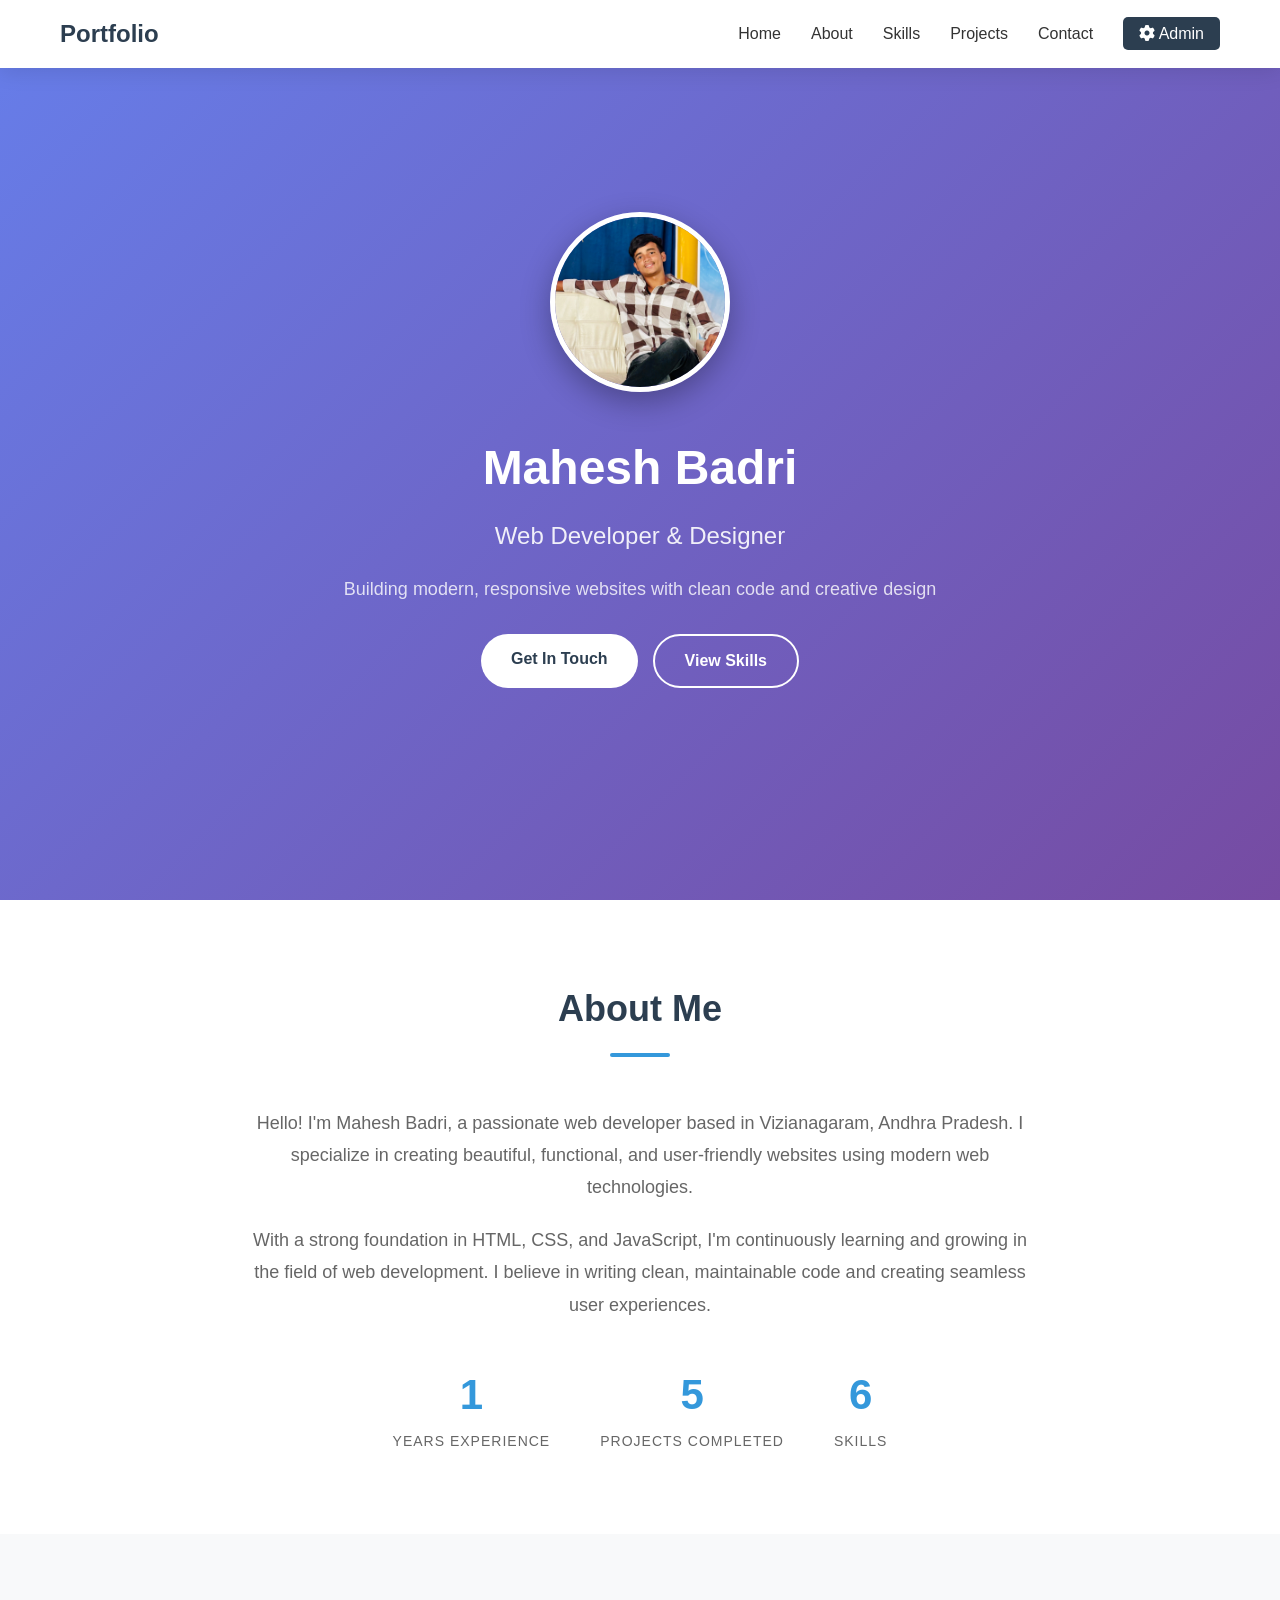
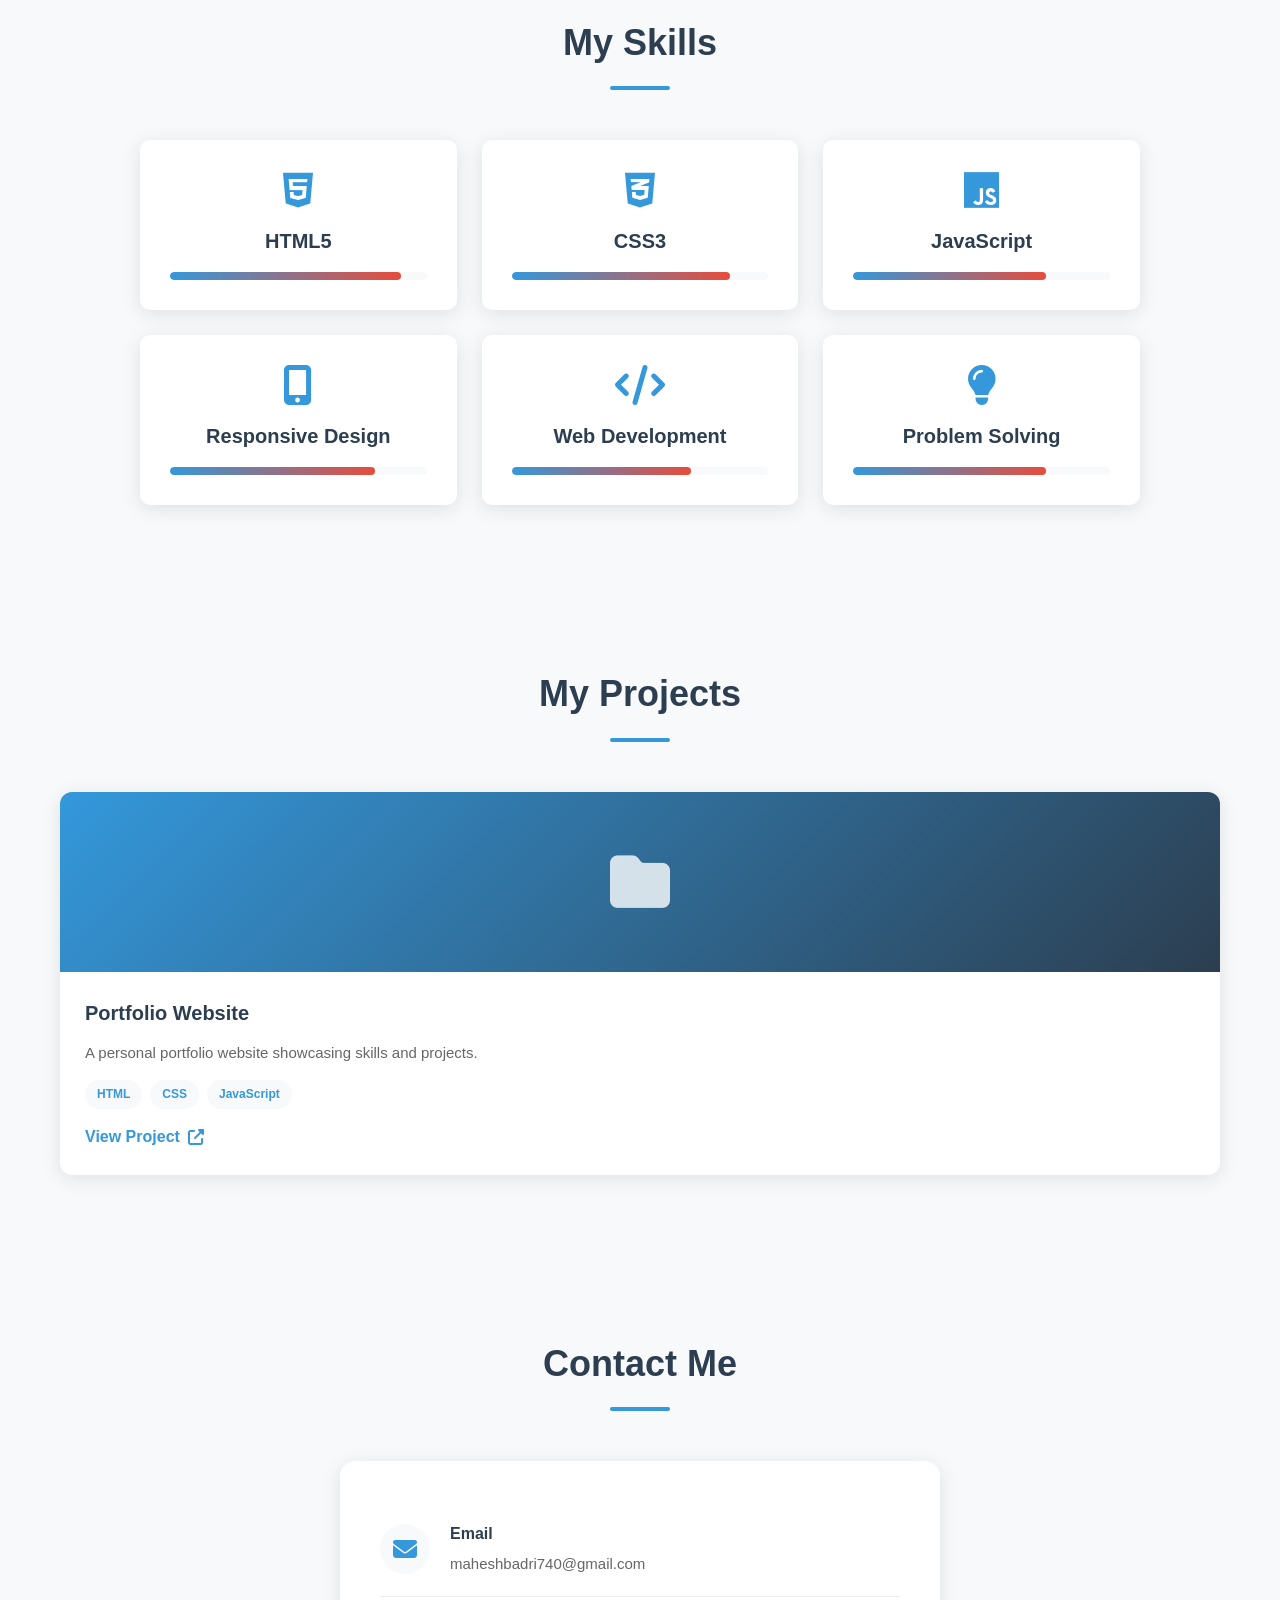
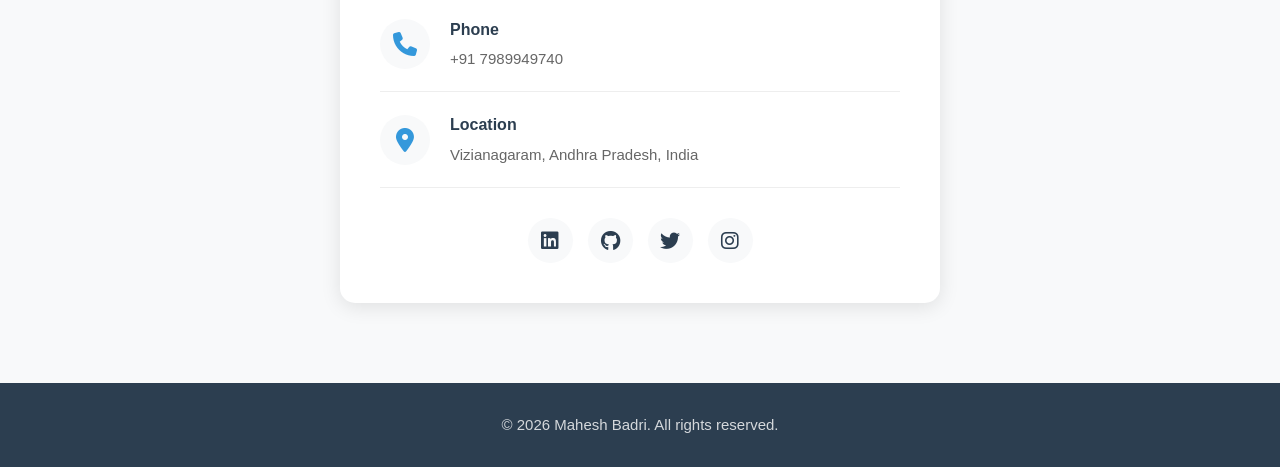
<file: Task3/index.html>
<!DOCTYPE html>
<html lang="en">
<head>
    <meta charset="UTF-8">
    <meta name="viewport" content="width=device-width, initial-scale=1.0">
    <title>Mahesh Badri | Portfolio</title>
    <link rel="stylesheet" href="style.css">
    <link rel="stylesheet" href="https://cdnjs.cloudflare.com/ajax/libs/font-awesome/6.4.0/css/all.min.css">
</head>

<body>

    <nav class="navbar">
        <div class="nav-container">
            <a href="#" class="logo">Portfolio</a>
            <ul class="nav-links">
                <li><a href="#home">Home</a></li>
                <li><a href="#about">About</a></li>
                <li><a href="#skills">Skills</a></li>
                <li><a href="#projects">Projects</a></li>
                <li><a href="#contact">Contact</a></li>
                <li><a href="admin.html" class="admin-link"><i class="fas fa-cog"></i> Admin</a></li>
            </ul>
        </div>
    </nav>

    <section id="home" class="hero">
        <div class="hero-content">
            <img src="mahesh.jpg" alt="Mahesh Badri" class="hero-image">
            <h1>Mahesh Badri</h1>
            <p class="tagline">Web Developer & Designer</p>
            <p class="hero-description">Building modern, responsive websites with clean code and creative design</p>
            <div class="hero-buttons">
                <a href="#contact" class="btn btn-primary">Get In Touch</a>
                <a href="#skills" class="btn btn-secondary">View Skills</a>
            </div>
        </div>
    </section>

    <!-- About Section -->
    <section id="about" class="section">
        <div class="container">
            <h2 class="section-title">About Me</h2>
            <div class="about-content">
                <div class="about-text">
                    <p>Hello! I'm Mahesh Badri, a passionate web developer based in Vizianagaram, Andhra Pradesh. I specialize in creating beautiful, functional, and user-friendly websites using modern web technologies.</p>
                    <p>With a strong foundation in HTML, CSS, and JavaScript, I'm continuously learning and growing in the field of web development. I believe in writing clean, maintainable code and creating seamless user experiences.</p>
                    <div class="about-stats">
                        <div class="stat">
                            <span class="stat-number" id="years-exp">0</span>
                            <span class="stat-label">Years Experience</span>
                        </div>
                        <div class="stat">
                            <span class="stat-number" id="projects-count">0</span>
                            <span class="stat-label">Projects Completed</span>
                        </div>
                        <div class="stat">
                            <span class="stat-number" id="skills-count">0</span>
                            <span class="stat-label">Skills</span>
                        </div>
                    </div>
                </div>
            </div>
        </div>
    </section>

    <!-- Skills Section -->
    <section id="skills" class="section bg-light">
        <div class="container">
            <h2 class="section-title">My Skills</h2>
            <div class="skills-grid" id="skills-container">
                <!-- Skills will be loaded dynamically -->
            </div>
        </div>
    </section>

    <!-- Projects Section -->
    <section id="projects" class="section bg-light">
        <div class="container">
            <h2 class="section-title">My Projects</h2>
            <div class="projects-grid" id="projects-container">
                <!-- Projects will be loaded dynamically -->
            </div>
        </div>
    </section>

    <!-- Contact Section -->
    <section id="contact" class="section bg-light">
        <div class="container">
            <h2 class="section-title">Contact Me</h2>
            <div class="contact-wrapper">
                <div class="contact-info">
                    <div class="contact-item">
                        <i class="fas fa-envelope"></i>
                        <div>
                            <h3>Email</h3>
                            <p>maheshbadri740@gmail.com</p>
                        </div>
                    </div>
                    <div class="contact-item">
                        <i class="fas fa-phone"></i>
                        <div>
                            <h3>Phone</h3>
                            <p>+91 7989949740</p>
                        </div>
                    </div>
                    <div class="contact-item">
                        <i class="fas fa-map-marker-alt"></i>
                        <div>
                            <h3>Location</h3>
                            <p>Vizianagaram, Andhra Pradesh, India</p>
                        </div>
                    </div>
                    <div class="social-links">
                        <a href="#" class="social-link"><i class="fab fa-linkedin"></i></a>
                        <a href="#" class="social-link"><i class="fab fa-github"></i></a>
                        <a href="#" class="social-link"><i class="fab fa-twitter"></i></a>
                        <a href="#" class="social-link"><i class="fab fa-instagram"></i></a>
                    </div>
                </div>
            </div>
        </div>
    </section>

    <!-- Footer -->
    <footer>
        <div class="container">
            <p>&copy; 2026 Mahesh Badri. All rights reserved.</p>
        </div>
    </footer>

    <!-- Back to Top Button -->
    <button id="topBtn" class="top-btn"><i class="fas fa-arrow-up"></i></button>

    <script src="script.js"></script>
</body>
</html>
</file>
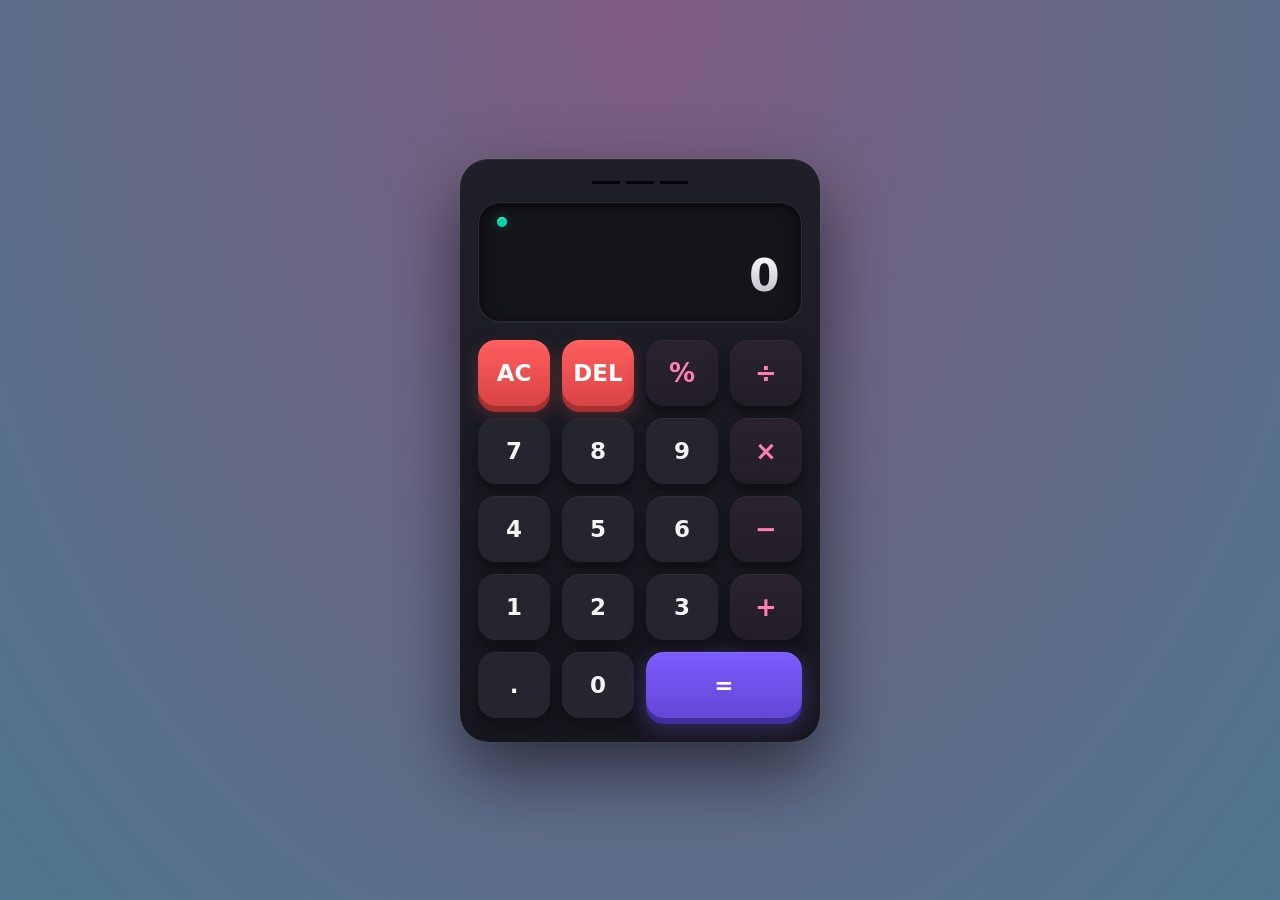
<file: Task2/cal.html>
<!DOCTYPE html>
<html lang="en">
<head>
  <meta charset="UTF-8">
  <meta name="viewport" content="width=device-width, initial-scale=1.0">
  <title>CodeAlpha Task 2 – Calculator</title>
  <link rel="stylesheet" href="cal.css">
</head>
<body>
  <div class="device">
    <div class="speaker">
      <span></span><span></span><span></span>
    </div>

    <div class="screen" id="screen">
      <div class="status-led"></div>
      <div class="history-row" id="history"></div>
      <div class="current-row" id="current">0</div>
    </div>

    <div class="keypad">
      <button class="key danger" data-action="clear">AC</button>
      <button class="key danger" data-action="delete">DEL</button>
      <button class="key op" data-action="pct">%</button>
      <button class="key op" data-op="÷">÷</button>

      <button class="key" data-num>7</button>
      <button class="key" data-num>8</button>
      <button class="key" data-num>9</button>
      <button class="key op" data-op="×">×</button>

      <button class="key" data-num>4</button>
      <button class="key" data-num>5</button>
      <button class="key" data-num>6</button>
      <button class="key op" data-op="−">−</button>

      <button class="key" data-num>1</button>
      <button class="key" data-num>2</button>
      <button class="key" data-num>3</button>
      <button class="key op" data-op="+">+</button>

      <button class="key" data-num>.</button>
      <button class="key" data-num>0</button>
      <button class="key primary span-2" data-action="compute">=</button>
    </div>
  </div>

  <script src="cal.js"></script>
</body>
</html>
</file>
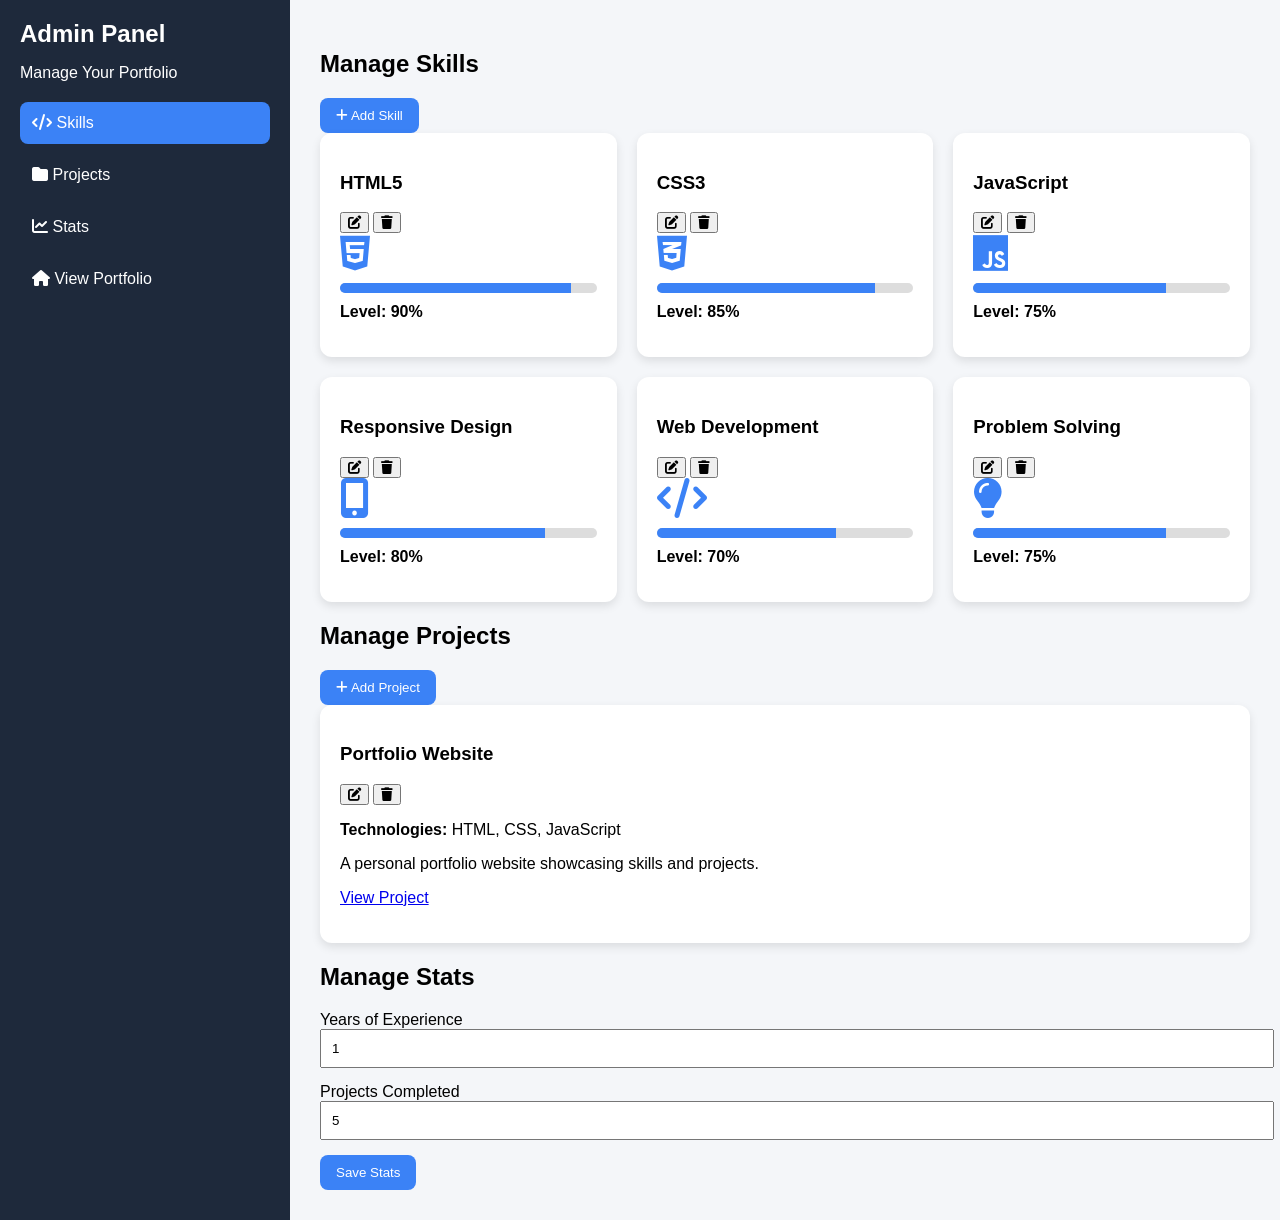
<file: Task3/admin.html>
<!DOCTYPE html>
<html lang="en">
<head>
    <meta charset="UTF-8">
    <meta name="viewport" content="width=device-width, initial-scale=1.0">
    <title>Admin Panel | Mahesh Portfolio</title>
    <link rel="stylesheet" href="admin-style.css">
    <link rel="stylesheet" href="https://cdnjs.cloudflare.com/ajax/libs/font-awesome/6.4.0/css/all.min.css">
</head>

<body>
    <div class="admin-container">
        <!-- Sidebar -->
        <aside class="sidebar">
            <div class="sidebar-header">
                <h2>Admin Panel</h2>
                <p>Manage Your Portfolio</p>
            </div>
            <nav class="sidebar-nav">
                <a href="#" class="nav-item active" data-section="skills">
                    <i class="fas fa-code"></i>
                    <span>Skills</span>
                </a>
                <a href="#" class="nav-item" data-section="projects">
                    <i class="fas fa-folder"></i>
                    <span>Projects</span>
                </a>
                <a href="#" class="nav-item" data-section="stats">
                    <i class="fas fa-chart-line"></i>
                    <span>Stats</span>
                </a>
                <a href="index.html" class="nav-item">
                    <i class="fas fa-home"></i>
                    <span>View Portfolio</span>
                </a>
            </nav>
        </aside>

        <!-- Main Content -->
        <main class="main-content">
            <!-- Skills Section -->
            <section id="skills-section" class="admin-section active">
                <div class="section-header">
                    <h1>Manage Skills</h1>
                    <button class="btn btn-primary" onclick="showAddSkillModal()">
                        <i class="fas fa-plus"></i> Add Skill
                    </button>
                </div>
                
                <div class="cards-grid" id="skills-list">
                    <!-- Skills will be loaded here -->
                </div>
            </section>

            <!-- Projects Section -->
            <section id="projects-section" class="admin-section">
                <div class="section-header">
                    <h1>Manage Projects</h1>
                    <button class="btn btn-primary" onclick="showAddProjectModal()">
                        <i class="fas fa-plus"></i> Add Project
                    </button>
                </div>
                
                <div class="cards-grid" id="projects-list">
                    <!-- Projects will be loaded here -->
                </div>
            </section>

            <!-- Stats Section -->
            <section id="stats-section" class="admin-section">
                <div class="section-header">
                    <h1>Manage Stats</h1>
                </div>
                
                <div class="stats-form">
                    <div class="form-group">
                        <label>Years of Experience</label>
                        <input type="number" id="years-input" min="0" max="50">
                    </div>
                    <div class="form-group">
                        <label>Projects Completed</label>
                        <input type="number" id="projects-input" min="0" max="1000">
                    </div>
                    <button class="btn btn-primary" onclick="saveStats()">Save Stats</button>
                </div>
            </section>
        </main>
    </div>

    <!-- Add/Edit Skill Modal -->
    <div class="modal" id="skill-modal">
        <div class="modal-content">
            <div class="modal-header">
                <h2 id="skill-modal-title">Add Skill</h2>
                <button class="close-modal" onclick="closeSkillModal()">&times;</button>
            </div>
            <form id="skill-form" onsubmit="saveSkill(event)">
                <input type="hidden" id="skill-index">
                <div class="form-group">
                    <label>Skill Name</label>
                    <input type="text" id="skill-name" required placeholder="e.g., HTML, CSS, JavaScript">
                </div>
                <div class="form-group">
                    <label>Skill Level (%)</label>
                    <input type="range" id="skill-level" min="0" max="100" value="50" oninput="updateLevelDisplay(this.value)">
                    <span class="level-display" id="skill-level-display">50%</span>
                </div>
                <div class="form-group">
                    <label>Icon Class (Font Awesome)</label>
                    <input type="text" id="skill-icon" placeholder="e.g., fab fa-html5, fas fa-code">
                    <small>Use Font Awesome icon classes</small>
                </div>
                <div class="form-actions">
                    <button type="button" class="btn btn-secondary" onclick="closeSkillModal()">Cancel</button>
                    <button type="submit" class="btn btn-primary">Save Skill</button>
                </div>
            </form>
        </div>
    </div>

    <!-- Add/Edit Project Modal -->
    <div class="modal" id="project-modal">
        <div class="modal-content">
            <div class="modal-header">
                <h2 id="project-modal-title">Add Project</h2>
                <button class="close-modal" onclick="closeProjectModal()">&times;</button>
            </div>
            <form id="project-form" onsubmit="saveProject(event)">
                <input type="hidden" id="project-index">
                <div class="form-group">
                    <label>Project Name</label>
                    <input type="text" id="project-name" required placeholder="e.g., Portfolio Website">
                </div>
                <div class="form-group">
                    <label>Description</label>
                    <textarea id="project-description" rows="3" required placeholder="Describe your project"></textarea>
                </div>
                <div class="form-group">
                    <label>Technologies Used</label>
                    <input type="text" id="project-technologies" required placeholder="e.g., HTML, CSS, JavaScript">
                </div>
                <div class="form-group">
                    <label>Project Link (optional)</label>
                    <input type="url" id="project-link" placeholder="https://...">
                </div>
                <div class="form-group">
                    <label>Image URL (optional)</label>
                    <input type="url" id="project-image" placeholder="https://...">
                </div>
                <div class="form-actions">
                    <button type="button" class="btn btn-secondary" onclick="closeProjectModal()">Cancel</button>
                    <button type="submit" class="btn btn-primary">Save Project</button>
                </div>
            </form>
        </div>
    </div>

    <script src="admin-script.js"></script>
</body>
</html>
</file>
<file: Task3/style.css>
:root {
    --primary-color: #2c3e50;
    --secondary-color: #3498db;
    --accent-color: #e74c3c;
    --text-color: #333;
    --text-light: #666;
    --bg-light: #f8f9fa;
    --white: #ffffff;
    --shadow: 0 4px 20px rgba(0, 0, 0, 0.1);
    --transition: all 0.3s ease;
}
* {
    margin: 0;
    padding: 0;
    box-sizing: border-box;
}

html {
    scroll-behavior: smooth;
}

body {
    font-family: 'Segoe UI', Tahoma, Geneva, Verdana, sans-serif;
    line-height: 1.6;
    color: var(--text-color);
    background-color: var(--white);
    
}

.container {
    max-width: 1200px;
    margin: 0 auto;
    padding: 0 20px;
}

a {
    text-decoration: none;
    color: inherit;
}

ul {
    list-style: none;
}

.navbar {
    position: fixed;
    top: 0;
    left: 0;
    right: 0;
    background: var(--white);
    box-shadow: var(--shadow);
    z-index: 1000;
    padding: 15px 0;
}

.nav-container {
    max-width: 1200px;
    margin: 0 auto;
    padding: 0 20px;
    display: flex;
    justify-content: space-between;
    align-items: center;
}

.logo {
    font-size: 24px;
    font-weight: 700;
    color: var(--primary-color);
}

.nav-links {
    display: flex;
    gap: 30px;
    align-items: center;
}

.nav-links a {
    font-weight: 500;
    color: var(--text-color);
    transition: var(--transition);
}

.nav-links a:hover {
    color: var(--secondary-color);
}

.admin-link {
    padding: 8px 16px;
    background: var(--primary-color);
    color: var(--white) !important;
    border-radius: 5px;
    transition: var(--transition);
}

.admin-link:hover {
    background: var(--secondary-color);
}

/* ===== Hero Section ===== */
.hero {
    min-height: 100vh;
    display: flex;
    align-items: center;
    justify-content: center;
    text-align: center;
    padding: 100px 20px;
    background: linear-gradient(135deg, #667eea 0%, #764ba2 100%);
    color: var(--white);
}

.hero-content {
    max-width: 600px;
}

.hero-image {
    width: 180px;
    height: 180px;
    border-radius: 50%;
    border: 5px solid var(--white);
    margin-bottom: 30px;
    object-fit: cover;
    box-shadow: 0 10px 30px rgba(0, 0, 0, 0.3);
}

.hero h1 {
    font-size: 48px;
    margin-bottom: 10px;
    font-weight: 700;
}

.tagline {
    font-size: 24px;
    margin-bottom: 20px;
    opacity: 0.9;
}

.hero-description {
    font-size: 18px;
    margin-bottom: 30px;
    opacity: 0.8;
}

.hero-buttons {
    display: flex;
    gap: 15px;
    justify-content: center;
}

.btn {
    padding: 12px 30px;
    border-radius: 30px;
    font-weight: 600;
    transition: var(--transition);
    display: inline-block;
}

.btn-primary {
    background: var(--white);
    color: var(--primary-color);
}

.btn-primary:hover {
    transform: translateY(-3px);
    box-shadow: 0 5px 20px rgba(0, 0, 0, 0.2);
}

.btn-secondary {
    background: transparent;
    color: var(--white);
    border: 2px solid var(--white);
}

.btn-secondary:hover {
    background: var(--white);
    color: var(--primary-color);
    transform: translateY(-3px);
}

/* ===== Section Styles ===== */
.section {
    padding: 80px 0;
}

.bg-light {
    background: var(--bg-light);
}

.section-title {
    font-size: 36px;
    color: var(--primary-color);
    text-align: center;
    margin-bottom: 50px;
    position: relative;
}

.section-title::after {
    content: '';
    display: block;
    width: 60px;
    height: 4px;
    background: var(--secondary-color);
    margin: 15px auto 0;
    border-radius: 2px;
}

/* ===== About Section ===== */
.about-content {
    max-width: 800px;
    margin: 0 auto;
    text-align: center;
}

.about-text p {
    font-size: 18px;
    color: var(--text-light);
    margin-bottom: 20px;
    line-height: 1.8;
}

.about-stats {
    display: flex;
    justify-content: center;
    gap: 50px;
    margin-top: 40px;
}

.stat {
    text-align: center;
}

.stat-number {
    display: block;
    font-size: 42px;
    font-weight: 700;
    color: var(--secondary-color);
}

.stat-label {
    font-size: 14px;
    color: var(--text-light);
    text-transform: uppercase;
    letter-spacing: 1px;
}

/* ===== Skills Section ===== */
.skills-grid {
    display: grid;
    grid-template-columns: repeat(auto-fit, minmax(250px, 1fr));
    gap: 25px;
    max-width: 1000px;
    margin: 0 auto;
}

.skill-card {
    background: var(--white);
    padding: 30px;
    border-radius: 10px;
    box-shadow: var(--shadow);
    text-align: center;
    transition: var(--transition);
}

.skill-card:hover {
    transform: translateY(-5px);
    box-shadow: 0 8px 30px rgba(0, 0, 0, 0.15);
}

.skill-icon {
    font-size: 40px;
    margin-bottom: 15px;
    color: var(--secondary-color);
}

.skill-name {
    font-size: 20px;
    font-weight: 600;
    color: var(--primary-color);
    margin-bottom: 10px;
}

.skill-level {
    height: 8px;
    background: var(--bg-light);
    border-radius: 4px;
    overflow: hidden;
    margin-top: 15px;
}

.skill-progress {
    height: 100%;
    background: linear-gradient(90deg, var(--secondary-color), var(--accent-color));
    border-radius: 4px;
    transition: width 1s ease;
}

/* ===== Projects Section ===== */
.projects-grid {
    display: grid;
    grid-template-columns: repeat(auto-fit, minmax(320px, 1fr));
    gap: 30px;
    max-width: 1200px;
    margin: 0 auto;
}

.project-card {
    background: var(--white);
    border-radius: 12px;
    overflow: hidden;
    box-shadow: var(--shadow);
    transition: var(--transition);
}

.project-card:hover {
    transform: translateY(-8px);
    box-shadow: 0 12px 40px rgba(0, 0, 0, 0.15);
}

.project-image {
    height: 180px;
    background: linear-gradient(135deg, var(--secondary-color), var(--primary-color));
    display: flex;
    align-items: center;
    justify-content: center;
}

.project-image i {
    font-size: 60px;
    color: var(--white);
    opacity: 0.8;
}

.project-image img {
    width: 100%;
    height: 100%;
    object-fit: cover;
}

.project-content {
    padding: 25px;
}

.project-content h3 {
    font-size: 20px;
    color: var(--primary-color);
    margin-bottom: 12px;
}

.project-content > p {
    font-size: 15px;
    color: var(--text-light);
    margin-bottom: 15px;
    line-height: 1.6;
}

.project-tech {
    display: flex;
    flex-wrap: wrap;
    gap: 8px;
    margin-bottom: 15px;
}

.project-tech span {
    background: var(--bg-light);
    color: var(--secondary-color);
    padding: 5px 12px;
    border-radius: 20px;
    font-size: 12px;
    font-weight: 600;
}

.project-link {
    display: inline-flex;
    align-items: center;
    gap: 8px;
    color: var(--secondary-color);
    font-weight: 600;
    transition: var(--transition);
}

.project-link:hover {
    color: var(--primary-color);
    gap: 12px;
}


/* ===== Contact Section ===== */
.contact-wrapper {
    max-width: 600px;
    margin: 0 auto;
}

.contact-info {
    background: var(--white);
    padding: 40px;
    border-radius: 15px;
    box-shadow: var(--shadow);
}

.contact-item {
    display: flex;
    align-items: center;
    gap: 20px;
    padding: 20px 0;
    border-bottom: 1px solid #eee;
}

.contact-item:last-of-type {
    border-bottom: none;
}

.contact-item i {
    font-size: 24px;
    color: var(--secondary-color);
    width: 50px;
    height: 50px;
    background: var(--bg-light);
    display: flex;
    align-items: center;
    justify-content: center;
    border-radius: 50%;
}

.contact-item h3 {
    font-size: 16px;
    color: var(--primary-color);
    margin-bottom: 5px;
}

.contact-item p {
    font-size: 15px;
    color: var(--text-light);
}

.social-links {
    display: flex;
    justify-content: center;
    gap: 15px;
    margin-top: 30px;
}

.social-link {
    width: 45px;
    height: 45px;
    background: var(--bg-light);
    display: flex;
    align-items: center;
    justify-content: center;
    border-radius: 50%;
    font-size: 20px;
    color: var(--primary-color);
    transition: var(--transition);
}

.social-link:hover {
    background: var(--secondary-color);
    color: var(--white);
    transform: translateY(-3px);
}

/* ===== Footer ===== */
footer {
    background: var(--primary-color);
    color: var(--white);
    text-align: center;
    padding: 30px 0;
}

footer p {
    font-size: 15px;
    opacity: 0.8;
}

/* ===== Back to Top Button ===== */
.top-btn {
    position: fixed;
    bottom: 30px;
    right: 30px;
    width: 50px;
    height: 50px;
    background: var(--secondary-color);
    color: var(--white);
    border: none;
    border-radius: 50%;
    cursor: pointer;
    font-size: 20px;
    display: none;
    transition: var(--transition);
    box-shadow: var(--shadow);
    z-index: 999;
}

.top-btn:hover {
    background: var(--primary-color);
    transform: translateY(-3px);
}

.top-btn.show {
    display: flex;
    align-items: center;
    justify-content: center;
}

/* ===== Responsive Design ===== */
@media (max-width: 768px) {
    .nav-links {
        display: none;
    }
    
    .hero h1 {
        font-size: 32px;
    }
    
    .tagline {
        font-size: 18px;
    }
    
    .hero-buttons {
        flex-direction: column;
    }
    
    .about-stats {
        flex-direction: column;
        gap: 30px;
    }
    
    .timeline::before {
        left: 20px;
    }
    
    .timeline-item::before {
        left: 20px;
    }
    
    .timeline-content {
        width: 100%;
        margin-left: 50px !important;
    }
    
    .section-title {
        font-size: 28px;
    }
}
</file>
<file: Task2/cal.css>
* {
  margin: 0;
  padding: 0;
  box-sizing: border-box;
  -webkit-tap-highlight-color: transparent;
}

:root {
  --bg: #0f0f13;
  --card: #1c1c24;
  --screen: #14141b;
  --primary: #7c5cff;
  --primary-glow: rgba(124, 92, 255, 0.35);
  --accent: #00d4aa;
  --accent-glow: rgba(0, 212, 170, 0.35);
  --operator: #ff7eb6;
  --operator-glow: rgba(255, 126, 182, 0.30);
  --danger: #ff5e5e;
  --text: #f4f4f6;
  --muted: #6e6e82;
  --btn-bg: #25252f;
  --btn-bg-hover: #2e2e3a;
  --radius: 18px;
}

body {
  min-height: 100vh;
  background: radial-gradient(ellipse at top, #7e5b7f, #4e758d), var(--bg);
  display: flex;
  justify-content: center;
  align-items: center;
  font-family: ui-sans-serif, system-ui, -apple-system, 'Segoe UI', Roboto, 'Helvetica Neue', Arial, sans-serif;
  color: var(--text);
  padding: 20px;
}

.device {
  position: relative;
  width: 360px;
  background: linear-gradient(180deg, #1f1f28, #17171f);
  border-radius: 28px;
  padding: 22px 18px 24px;
  box-shadow:
    0 30px 70px rgba(0, 0, 0, 0.55),
    0 0 0 1px #ffffff0d,
    inset 0 1px 0 #ffffff10;
}

.speaker {
  display: flex;
  justify-content: center;
  gap: 6px;
  margin-bottom: 18px;
}
.speaker span {
  width: 28px;
  height: 3px;
  background: #0a0a10;
  border-radius: 2px;
  box-shadow: inset 0 1px 3px rgba(0,0,0,0.9);
}
.screen {
  position: relative;
  background: var(--screen);
  border: 1px solid #2a2a38;
  border-radius: 22px;
  padding: 22px 22px 20px;
  margin-bottom: 18px;
  box-shadow:
    inset 0 2px 14px rgba(0, 0, 0, 0.65),
    0 1px 0 #ffffff08;
  overflow: hidden;
  min-height: 120px;
  display: flex;
  flex-direction: column;
  justify-content: flex-end;
}

.screen::before {
  content: '';
  position: absolute;
  inset: 0;
  background: repeating-linear-gradient(
    0deg,
    transparent,
    transparent 3px,
    #00000005 4px,
    transparent 5px
  );
  pointer-events: none;
}

.history-row {
  min-height: 20px;
  text-align: right;
  color: var(--muted);
  font-size: 15px;
  letter-spacing: 0.5px;
  margin-bottom: 4px;
  font-variant-numeric: tabular-nums;
}

.current-row {
  text-align: right;
  font-size: 44px;
  font-weight: 700;
  letter-spacing: -0.5px;
  line-height: 1.1;
  overflow-x: auto;
  white-space: nowrap;
  font-variant-numeric: tabular-nums;
  background: linear-gradient(180deg, #ffffff, #b8b8c4);
  -webkit-background-clip: text;
  background-clip: text;
  -webkit-text-fill-color: transparent;
}
.keypad {
  display: grid;
  grid-template-columns: repeat(4, 1fr);
  gap: 12px;
}

.key {
  position: relative;
  height: 66px;
  border: none;
  border-radius: var(--radius);
  font-size: 23px;
  font-weight: 600;
  font-family: inherit;
  color: var(--text);
  background: var(--btn-bg);
  cursor: pointer;
  user-select: none;
  transition: transform 0.08s ease, background 0.15s ease, box-shadow 0.08s ease;
  box-shadow:
    0 6px 0 #111118,
    0 8px 18px rgba(0, 0, 0, 0.45),
    inset 0 1px 0 #ffffff0a;
  display: flex;
  align-items: center;
  justify-content: center;
  overflow: hidden;
}

.key:hover {
  background: var(--btn-bg-hover);
}

.key:active {
  transform: translateY(4px);
  box-shadow: 0 2px 0 #111118, 0 2px 6px rgba(0, 0, 0, 0.4);
}
.key.op {
  color: var(--operator);
  background: linear-gradient(180deg, #2a2230, #221e28);
  font-size: 26px;
}
.key.op:hover {
  background: linear-gradient(180deg, #332a3a, #2a2430);
}

.key.primary {
  color: #fff;
  background: linear-gradient(180deg, var(--primary), #6347d4);
  box-shadow:
    0 6px 0 #3f2f9e,
    0 8px 22px var(--primary-glow),
    inset 0 1px 0 #ffffff1a;
}
.key.primary:hover {
  background: linear-gradient(180deg, #8e72ff, #7258e6);
}
.key.primary:active {
  box-shadow: 0 2px 0 #3f2f9e, 0 2px 6px var(--primary-glow);
}

.key.danger {
  color: #fff;
  background: linear-gradient(180deg, var(--danger), #d94444);
  box-shadow:
    0 6px 0 #a83030,
    0 8px 18px rgba(255, 94, 94, 0.25),
    inset 0 1px 0 #ffffff1a;
}
.key.danger:hover {
  background: linear-gradient(180deg, #ff7676, #ff5e5e);
}
.key.danger:active {
  box-shadow: 0 2px 0 #a83030, 0 2px 6px rgba(255, 94, 94, 0.25);
}

.key.span-2 {
  grid-column: span 2;
}
.status-led {
  position: absolute;
  top: 14px;
  left: 18px;
  width: 10px;
  height: 10px;
  border-radius: 50%;
  background: var(--accent);
  box-shadow: 0 0 10px var(--accent-glow), inset 0 1px 2px rgba(255,255,255,0.4);
  animation: pulse 2.4s infinite;
  z-index: 2;
}

@keyframes pulse {
  0%, 100% { opacity: 1; }
  50% { opacity: 0.5; }
}
.screen.error .current-row {
  background: linear-gradient(180deg, #ff8a8a, #ff3b3b);
  -webkit-background-clip: text;
  background-clip: text;
  -webkit-text-fill-color: transparent;
}
@keyframes ripple {
  to { transform: scale(2.5); opacity: 0; }
}
@media (max-width: 420px) {
  .device {
    width: 100%;
    max-width: 340px;
    padding: 16px 12px 18px;
    border-radius: 22px;
  }
  .key {
    height: 58px;
    font-size: 20px;
    border-radius: 14px;
  }
  .key.op { font-size: 22px; }
  .current-row { font-size: 36px; }
  .keypad { gap: 10px; }
}
</file>
<file: Task3/admin-style.css>
body{
    margin:0;
    font-family:Arial,sans-serif;
    background:#f4f6f9;
}

.admin-container{
    display:flex;
    min-height:100vh;
}

.sidebar{
    width:250px;
    background:#1e293b;
    color:white;
    padding:20px;
}

.sidebar-header h2{
    margin:0;
}

.sidebar-nav{
    display:flex;
    flex-direction:column;
    margin-top:20px;
}

.nav-item{
    color:white;
    text-decoration:none;
    padding:12px;
    border-radius:8px;
    margin-bottom:10px;
}

.nav-item:hover,
.nav-item.active{
    background:#3b82f6;
}

.main-content{
    flex:1;
    padding:30px;
}

.cards-grid{
    display:grid;
    grid-template-columns:repeat(auto-fit,minmax(250px,1fr));
    gap:20px;
}

.card{
    background:white;
    padding:20px;
    border-radius:12px;
    box-shadow:0 4px 10px rgba(0,0,0,0.1);
}

.btn{
    border:none;
    padding:10px 16px;
    border-radius:8px;
    cursor:pointer;
}

.btn-primary{
    background:#3b82f6;
    color:white;
}

.modal{
    display:none;
}

.modal.show{
    display:flex;
    position:fixed;
    inset:0;
    background:rgba(0,0,0,0.6);
    justify-content:center;
    align-items:center;
}

.modal-content{
    background:white;
    padding:20px;
    border-radius:12px;
    width:500px;
}

.form-group{
    margin-bottom:15px;
}

.form-group input,
.form-group textarea{
    width:100%;
    padding:10px;
}

.skill-icon-display{
    font-size:40px;
    color:#3b82f6;
}

.skill-level-bar{
    height:10px;
    background:#ddd;
    border-radius:10px;
    overflow:hidden;
    margin-top:10px;
}

.skill-level-progress{
    height:100%;
    background:#3b82f6;
}
</file>
